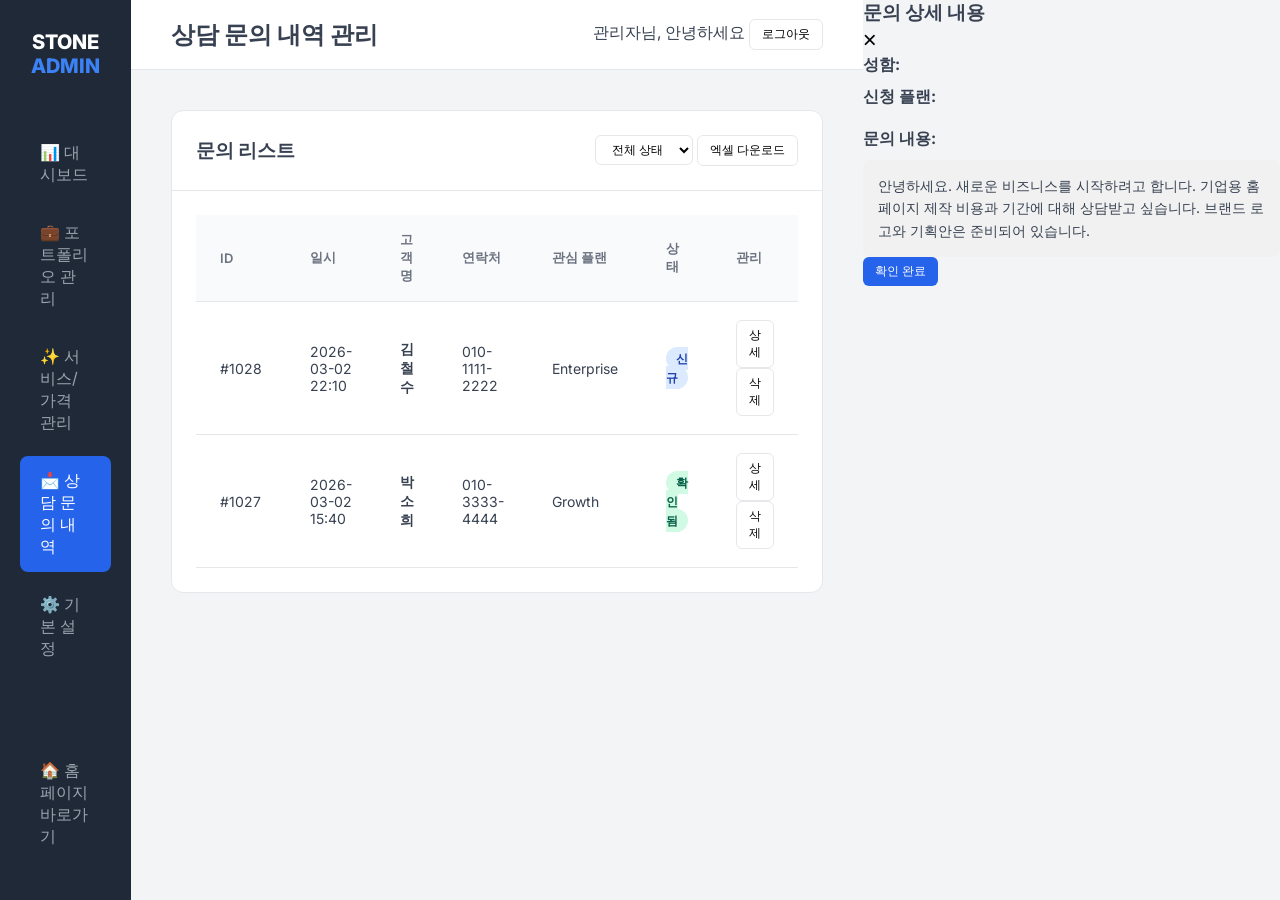
<file: admin-inquiries.html>
<!DOCTYPE html>
<html lang="ko">

<head>
    <meta charset="UTF-8">
    <meta name="viewport" content="width=device-width, initial-scale=1.0">
    <title>상담 문의 내역 | Stone Admin</title>
    <link rel="stylesheet" href="admin.css">
    <link href="https://fonts.googleapis.com/css2?family=Inter:wght@400;600;700;800&display=swap" rel="stylesheet">
</head>

<body>
    <aside class="sidebar">
        <div class="admin-logo">STONE <span>ADMIN</span></div>
        <nav class="nav-menu">
            <a href="admin.html" class="nav-item">📊 대시보드</a>
            <a href="admin-portfolio.html" class="nav-item">💼 포트폴리오 관리</a>
            <a href="admin-services.html" class="nav-item">✨ 서비스/가격 관리</a>
            <a href="admin-inquiries.html" class="nav-item active">📩 상담 문의 내역</a>
            <a href="admin-settings.html" class="nav-item">⚙️ 기본 설정</a>
        </nav>
        <div class="footer-nav">
            <a href="index.html" class="nav-item">🏠 홈페이지 바로가기</a>
        </div>
    </aside>

    <div class="main-wrapper">
        <header class="topbar">
            <h2>상담 문의 내역 관리</h2>
            <div class="user-meta">
                <span>관리자님, 안녕하세요</span>
                <button class="btn-sm" onclick="location.href='admin-login.html'">로그아웃</button>
            </div>
        </header>

        <main class="content-area">
            <div class="data-card">
                <div class="card-header">
                    <h3>문의 리스트</h3>
                    <div class="d-flex gap-10">
                        <select class="btn-sm">
                            <option>전체 상태</option>
                            <option>신규</option>
                            <option>확인됨</option>
                        </select>
                        <button class="btn-sm">엑셀 다운로드</button>
                    </div>
                </div>
                <div style="padding: 24px;">
                    <table class="data-table">
                        <thead>
                            <tr>
                                <th>ID</th>
                                <th>일시</th>
                                <th>고객명</th>
                                <th>연락처</th>
                                <th>관심 플랜</th>
                                <th>상태</th>
                                <th>관리</th>
                            </tr>
                        </thead>
                        <tbody>
                            <tr id="row-1">
                                <td>#1028</td>
                                <td>2026-03-02 22:10</td>
                                <td><b>김철수</b></td>
                                <td>010-1111-2222</td>
                                <td>Enterprise</td>
                                <td><span class="status-badge status-new">신규</span></td>
                                <td>
                                    <button class="btn-sm" onclick="viewDetail('김철수', 'Enterprise')">상세</button>
                                    <button class="btn-sm btn-red" onclick="deleteInq('row-1')">삭제</button>
                                </td>
                            </tr>
                            <tr id="row-2">
                                <td>#1027</td>
                                <td>2026-03-02 15:40</td>
                                <td><b>박소희</b></td>
                                <td>010-3333-4444</td>
                                <td>Growth</td>
                                <td><span class="status-badge status-replied">확인됨</span></td>
                                <td>
                                    <button class="btn-sm" onclick="viewDetail('박소희', 'Growth')">상세</button>
                                    <button class="btn-sm btn-red" onclick="deleteInq('row-2')">삭제</button>
                                </td>
                            </tr>
                        </tbody>
                    </table>
                </div>
            </div>
        </main>
    </div>

    <!-- Detail Modal -->
    <div id="detail-modal" class="modal-overlay">
        <div class="modal-content">
            <div class="modal-header">
                <h3>문의 상세 내용</h3>
                <button onclick="closeModal()"
                    style="border:none; background:none; font-size:24px; cursor:pointer;">&times;</button>
            </div>
            <div class="modal-body">
                <p><b>성함:</b> <span id="det-name"></span></p>
                <p style="margin-top:10px;"><b>신청 플랜:</b> <span id="det-plan"></span></p>
                <p style="margin-top:20px;"><b>문의 내용:</b></p>
                <div
                    style="background:#f1f1f1; padding:15px; border-radius:8px; margin-top:10px; font-size:14px; line-height:1.6;">
                    안녕하세요. 새로운 비즈니스를 시작하려고 합니다. 기업용 홈페이지 제작 비용과 기간에 대해 상담받고 싶습니다. 브랜드 로고와 기획안은 준비되어 있습니다.
                </div>
            </div>
            <div class="modal-footer">
                <button class="btn-sm btn-blue" onclick="closeModal()">확인 완료</button>
            </div>
        </div>
    </div>

    <script>
        function viewDetail(name, plan) {
            document.getElementById('detail-modal').classList.add('active');
            document.getElementById('det-name').innerText = name;
            document.getElementById('det-plan').innerText = plan;
        }
        function closeModal() {
            document.getElementById('detail-modal').classList.remove('active');
        }
        function deleteInq(id) {
            if (confirm('이 문의 내역을 삭제하시겠습니까?')) {
                document.getElementById(id).remove();
            }
        }
    </script>
</body>

</html>
</file>
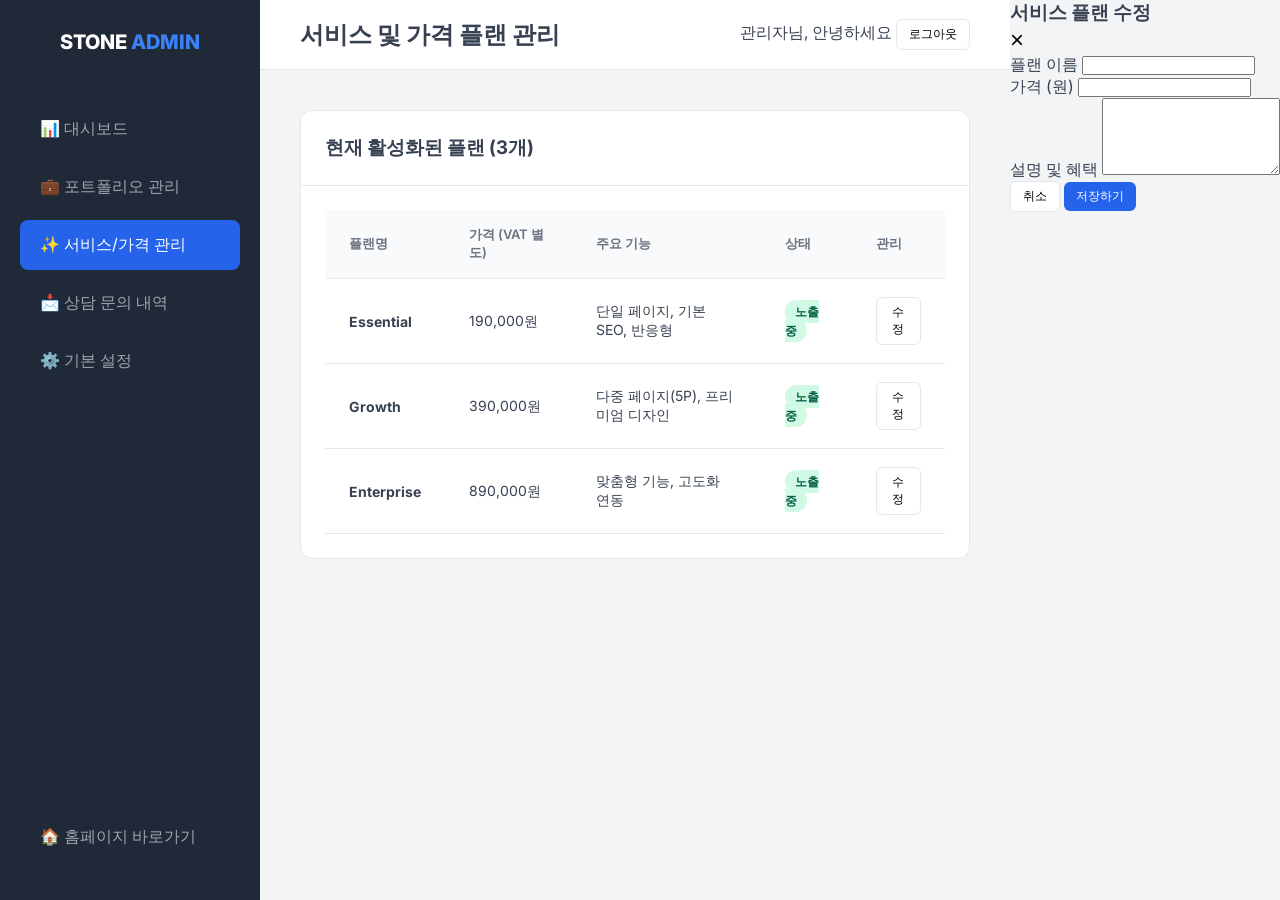
<file: admin-services.html>
<!DOCTYPE html>
<html lang="ko">

<head>
    <meta charset="UTF-8">
    <meta name="viewport" content="width=device-width, initial-scale=1.0">
    <title>서비스/가격 관리 | Stone Admin</title>
    <link rel="stylesheet" href="admin.css">
    <link href="https://fonts.googleapis.com/css2?family=Inter:wght@400;600;700;800&display=swap" rel="stylesheet">
</head>

<body>
    <aside class="sidebar">
        <div class="admin-logo">STONE <span>ADMIN</span></div>
        <nav class="nav-menu">
            <a href="admin.html" class="nav-item">📊 대시보드</a>
            <a href="admin-portfolio.html" class="nav-item">💼 포트폴리오 관리</a>
            <a href="admin-services.html" class="nav-item active">✨ 서비스/가격 관리</a>
            <a href="admin-inquiries.html" class="nav-item">📩 상담 문의 내역</a>
            <a href="admin-settings.html" class="nav-item">⚙️ 기본 설정</a>
        </nav>
        <div class="footer-nav">
            <a href="index.html" class="nav-item">🏠 홈페이지 바로가기</a>
        </div>
    </aside>

    <div class="main-wrapper">
        <header class="topbar">
            <h2>서비스 및 가격 플랜 관리</h2>
            <div class="user-meta">
                <span>관리자님, 안녕하세요</span>
                <button class="btn-sm" onclick="location.href='admin-login.html'">로그아웃</button>
            </div>
        </header>

        <main class="content-area">
            <div class="data-card">
                <div class="card-header">
                    <h3>현재 활성화된 플랜 (3개)</h3>
                </div>
                <div style="padding: 24px;">
                    <table class="data-table">
                        <thead>
                            <tr>
                                <th>플랜명</th>
                                <th>가격 (VAT 별도)</th>
                                <th>주요 기능</th>
                                <th>상태</th>
                                <th>관리</th>
                            </tr>
                        </thead>
                        <tbody>
                            <tr>
                                <td><b>Essential</b></td>
                                <td>190,000원</td>
                                <td>단일 페이지, 기본 SEO, 반응형</td>
                                <td><span class="status-badge status-replied">노출중</span></td>
                                <td><button class="btn-sm" onclick="openEdit('Essential', '190,000')">수정</button></td>
                            </tr>
                            <tr>
                                <td><b>Growth</b></td>
                                <td>390,000원</td>
                                <td>다중 페이지(5P), 프리미엄 디자인</td>
                                <td><span class="status-badge status-replied">노출중</span></td>
                                <td><button class="btn-sm" onclick="openEdit('Growth', '390,000')">수정</button></td>
                            </tr>
                            <tr>
                                <td><b>Enterprise</b></td>
                                <td>890,000원</td>
                                <td>맞춤형 기능, 고도화 연동</td>
                                <td><span class="status-badge status-replied">노출중</span></td>
                                <td><button class="btn-sm" onclick="openEdit('Enterprise', '890,000')">수정</button></td>
                            </tr>
                        </tbody>
                    </table>
                </div>
            </div>
        </main>
    </div>

    <!-- Modal -->
    <div id="service-modal" class="modal-overlay">
        <div class="modal-content">
            <div class="modal-header">
                <h3>서비스 플랜 수정</h3>
                <button onclick="closeModal()"
                    style="border:none; background:none; font-size:24px; cursor:pointer;">&times;</button>
            </div>
            <div class="modal-body">
                <div class="admin-form-group">
                    <label>플랜 이름</label>
                    <input type="text" id="plan-name">
                </div>
                <div class="admin-form-group">
                    <label>가격 (원)</label>
                    <input type="text" id="plan-price">
                </div>
                <div class="admin-form-group">
                    <label>설명 및 혜택</label>
                    <textarea rows="5" id="plan-features"></textarea>
                </div>
            </div>
            <div class="modal-footer">
                <button class="btn-sm" onclick="closeModal()">취소</button>
                <button class="btn-sm btn-blue" onclick="saveData()">저장하기</button>
            </div>
        </div>
    </div>

    <script>
        function openEdit(name, price) {
            document.getElementById('service-modal').classList.add('active');
            document.getElementById('plan-name').value = name;
            document.getElementById('plan-price').value = price;
        }
        function closeModal() {
            document.getElementById('service-modal').classList.remove('active');
        }
        function saveData() {
            alert('서비스 정보가 업데이트되었습니다.');
            closeModal();
        }
    </script>
</body>

</html>
</file>
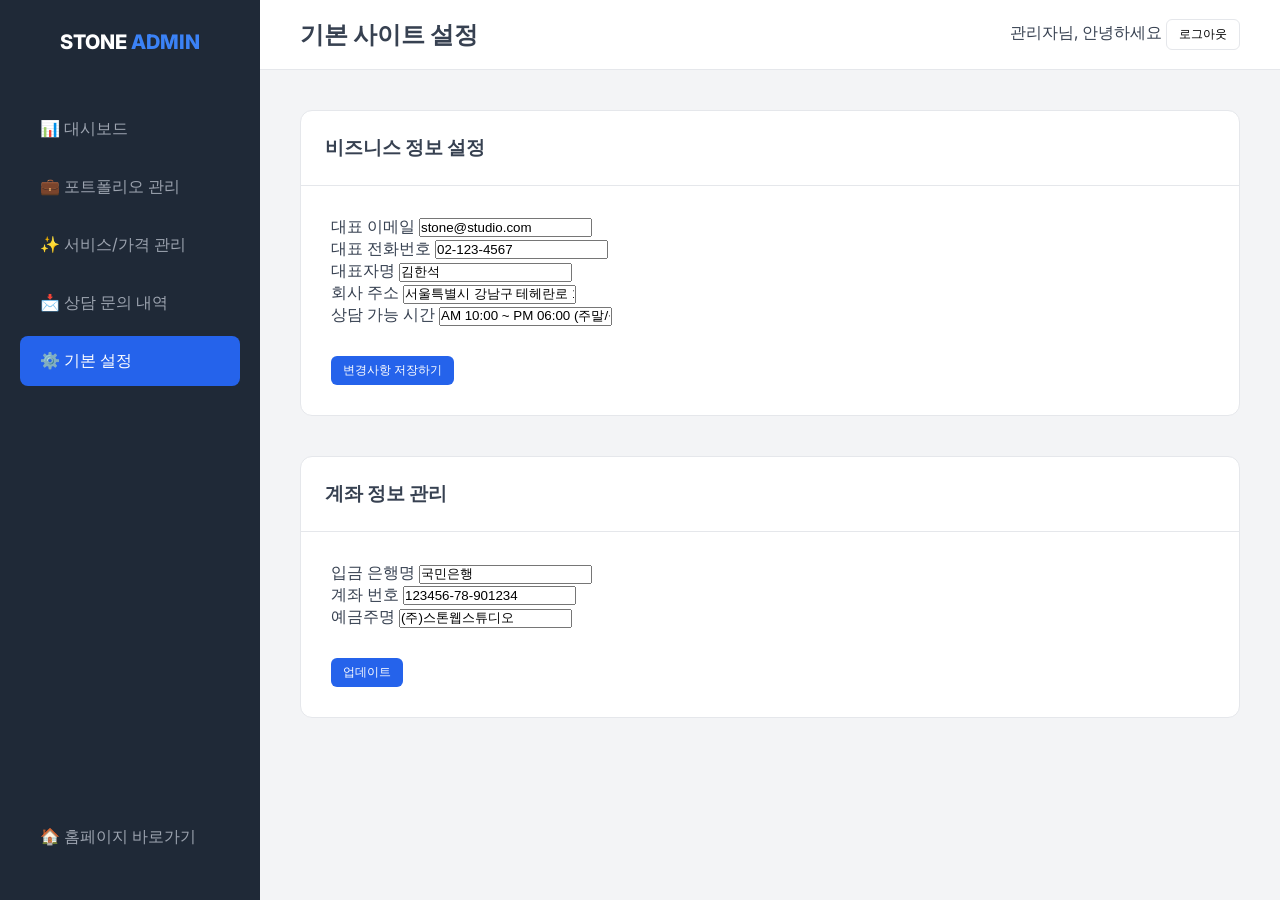
<file: admin-settings.html>
<!DOCTYPE html>
<html lang="ko">

<head>
    <meta charset="UTF-8">
    <meta name="viewport" content="width=device-width, initial-scale=1.0">
    <title>기본 설정 | Stone Admin</title>
    <link rel="stylesheet" href="admin.css">
    <link href="https://fonts.googleapis.com/css2?family=Inter:wght@400;600;700;800&display=swap" rel="stylesheet">
</head>

<body>
    <aside class="sidebar">
        <div class="admin-logo">STONE <span>ADMIN</span></div>
        <nav class="nav-menu">
            <a href="admin.html" class="nav-item">📊 대시보드</a>
            <a href="admin-portfolio.html" class="nav-item">💼 포트폴리오 관리</a>
            <a href="admin-services.html" class="nav-item">✨ 서비스/가격 관리</a>
            <a href="admin-inquiries.html" class="nav-item">📩 상담 문의 내역</a>
            <a href="admin-settings.html" class="nav-item active">⚙️ 기본 설정</a>
        </nav>
        <div class="footer-nav">
            <a href="index.html" class="nav-item">🏠 홈페이지 바로가기</a>
        </div>
    </aside>

    <div class="main-wrapper">
        <header class="topbar">
            <h2>기본 사이트 설정</h2>
            <div class="user-meta">
                <span>관리자님, 안녕하세요</span>
                <button class="btn-sm" onclick="location.href='admin-login.html'">로그아웃</button>
            </div>
        </header>

        <main class="content-area">
            <div class="data-card">
                <div class="card-header">
                    <h3>비즈니스 정보 설정</h3>
                </div>
                <div style="padding: 30px; max-width: 800px;">
                    <div class="admin-form-group">
                        <label>대표 이메일</label>
                        <input type="email" value="stone@studio.com">
                    </div>
                    <div class="admin-form-group">
                        <label>대표 전화번호</label>
                        <input type="text" value="02-123-4567">
                    </div>
                    <div class="admin-form-group">
                        <label>대표자명</label>
                        <input type="text" value="김한석">
                    </div>
                    <div class="admin-form-group">
                        <label>회사 주소</label>
                        <input type="text" value="서울특별시 강남구 테헤란로 123, 10층">
                    </div>
                    <div class="admin-form-group">
                        <label>상담 가능 시간</label>
                        <input type="text" value="AM 10:00 ~ PM 06:00 (주말/공휴일 제외)">
                    </div>
                    <div style="margin-top: 30px;">
                        <button class="btn-sm btn-blue" onclick="alert('설정이 저장되었습니다.')">변경사항 저장하기</button>
                    </div>
                </div>
            </div>

            <div class="data-card">
                <div class="card-header">
                    <h3>계좌 정보 관리</h3>
                </div>
                <div style="padding: 30px; max-width: 800px;">
                    <div class="admin-form-group">
                        <label>입금 은행명</label>
                        <input type="text" value="국민은행">
                    </div>
                    <div class="admin-form-group">
                        <label>계좌 번호</label>
                        <input type="text" value="123456-78-901234">
                    </div>
                    <div class="admin-form-group">
                        <label>예금주명</label>
                        <input type="text" value="(주)스톤웹스튜디오">
                    </div>
                    <div style="margin-top: 30px;">
                        <button class="btn-sm btn-blue" onclick="alert('계좌 정보가 업데이트되었습니다.')">업데이트</button>
                    </div>
                </div>
            </div>
        </main>
    </div>
</body>

</html>
</file>
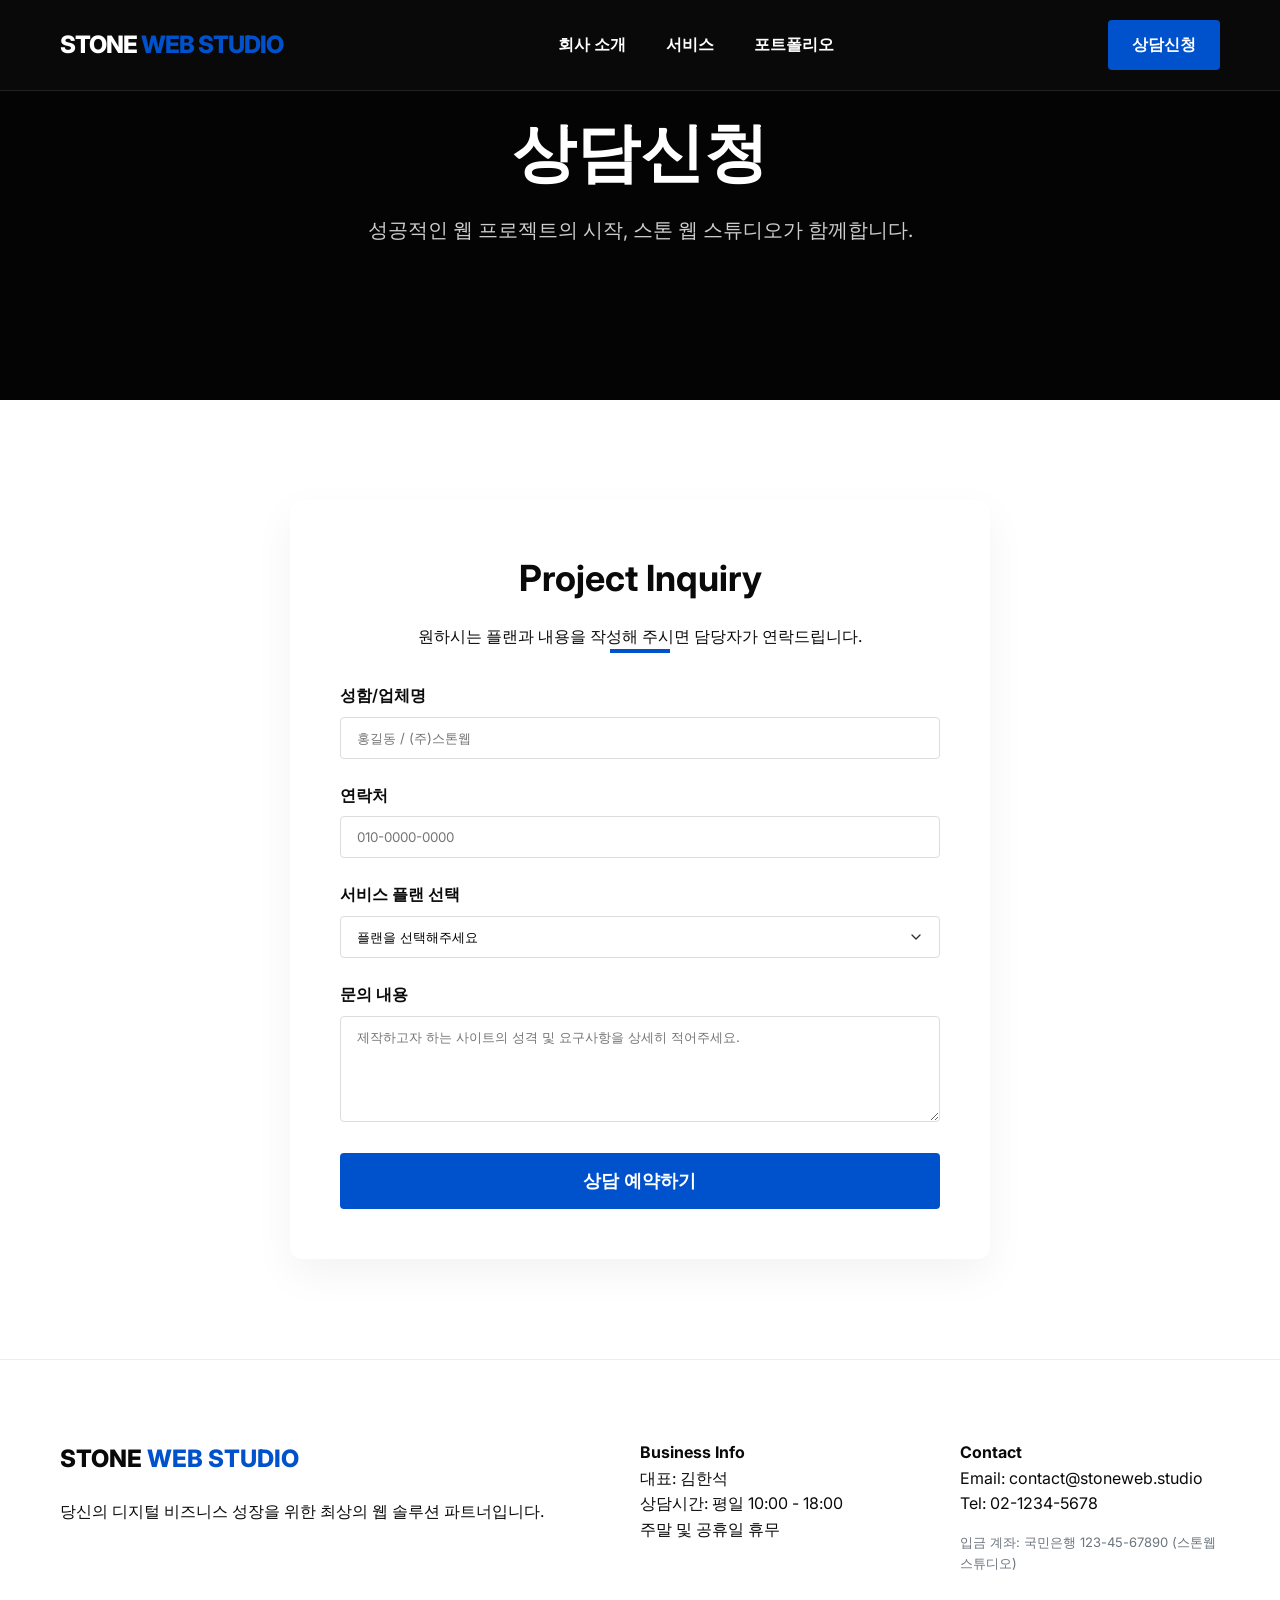
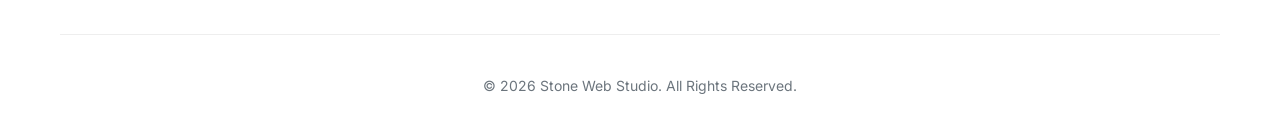
<file: contact.html>
<!DOCTYPE html>
<html lang="ko">

<head>
    <meta charset="UTF-8">
    <meta name="viewport" content="width=device-width, initial-scale=1.0">
    <title>상담신청 | Stone Web Studio</title>
    <link rel="stylesheet" href="index.css">
    <link rel="preconnect" href="https://fonts.googleapis.com">
    <link rel="preconnect" href="https://fonts.gstatic.com" crossorigin>
    <link href="https://fonts.googleapis.com/css2?family=Inter:wght@400;600;700;800&display=swap" rel="stylesheet">
</head>

<body>
    <header>
        <div class="container">
            <nav>
                <div class="logo"><a href="index.html">STONE <span>WEB STUDIO</span></a></div>
                <ul class="nav-links">
                    <li><a href="about.html">회사 소개</a></li>
                    <li><a href="services.html">서비스</a></li>
                    <li><a href="portfolio.html">포트폴리오</a></li>
                </ul>
                <a href="contact.html" class="btn-contact">상담신청</a>
            </nav>
        </div>
    </header>

    <main>
        <section class="hero" style="height: 400px;">
            <div class="slide active"
                style="background-image: url('https://images.unsplash.com/photo-1516321318423-f06f85e504b3?auto=format&fit=crop&w=1600&q=80');">
                <div class="slide-content">
                    <h1>상담신청</h1>
                    <p>성공적인 웹 프로젝트의 시작, 스톤 웹 스튜디오가 함께합니다.</p>
                </div>
            </div>
        </section>

        <section class="container" style="padding: var(--section-padding);">
            <div class="contact-form-container">
                <div class="section-title" style="margin-bottom: 30px;">
                    <h2>Project Inquiry</h2>
                    <p>원하시는 플랜과 내용을 작성해 주시면 담당자가 연락드립니다.</p>
                    <div class="bar"></div>
                </div>
                <form id="contact-form" action="https://formspree.io/f/moqogkwl" method="POST">
                    <div class="form-group">
                        <label>성함/업체명</label>
                        <input type="text" name="name" placeholder="홍길동 / (주)스톤웹" required>
                    </div>
                    <div class="form-group">
                        <label>연락처</label>
                        <input type="text" name="phone" placeholder="010-0000-0000" required>
                    </div>
                    <div class="form-group">
                        <label>서비스 플랜 선택</label>
                        <select id="plan-select" name="plan">
                            <option value="none">플랜을 선택해주세요</option>
                            <option value="essential">Essential - 19만원</option>
                            <option value="growth">Growth - 39만원</option>
                            <option value="enterprise">Enterprise - 89만원</option>
                            <option value="custom">주문제작/기타</option>
                        </select>
                    </div>
                    <div class="form-group">
                        <label>문의 내용</label>
                        <textarea name="message" rows="5" placeholder="제작하고자 하는 사이트의 성격 및 요구사항을 상세히 적어주세요."
                            required></textarea>
                    </div>
                    <button type="submit" class="btn-submit">상담 예약하기</button>
                </form>
            </div>
        </section>
    </main>

    <script>
        // URL 파라미터에서 선택된 플랜을 가져와 처리
        window.addEventListener('load', () => {
            const urlParams = new URLSearchParams(window.location.search);
            const plan = urlParams.get('plan');
            if (plan) {
                const select = document.getElementById('plan-select');
                select.value = plan;
            }
        });

        // 상담 신청 폼 제출 처리
        const contactForm = document.getElementById('contact-form');
        if (contactForm) {
            contactForm.addEventListener('submit', async function (e) {
                e.preventDefault();
                const submitBtn = this.querySelector('.btn-submit');
                const originalBtnText = submitBtn.innerText;

                // 폼 데이터 가져오기
                const name = this.name.value;
                const phone = this.phone.value;
                const plan = this.plan.value;
                const message = this.message.value;

                // 상태 표시
                submitBtn.disabled = true;
                submitBtn.innerText = '전송 중...';

                const formData = new FormData(this);

                try {
                    // API 실전송 시도 (Formspree)
                    const response = await fetch(this.action, {
                        method: 'POST',
                        body: formData,
                        headers: {
                            'Accept': 'application/json'
                        }
                    });

                    if (response.ok) {
                        alert('상담 예약 신청이 성공적으로 완료되었습니다! 담당자가 최대한 빠르게 연락드리겠습니다.');
                        this.reset();
                    } else {
                        throw new Error('전송 실패');
                    }
                } catch (error) {
                    console.error('Error:', error);

                    // 전송 실패 시 mailto 폴백 (직접 메일 전송)
                    const confirmMail = confirm('자동 전송용 세팅이 완료되지 않았습니다. 기본 이메일 프로그램(Outlook, Mail 등)을 통해 내용을 직접 전송하시겠습니까?');
                    if (confirmMail) {
                        const subject = encodeURIComponent(`[상담신청] ${name}님께서 문의를 남기셨습니다.`);
                        const body = encodeURIComponent(
                            `이름/업체명: ${name}\n` +
                            `연락처: ${phone}\n` +
                            `선택플랜: ${plan}\n` +
                            `문의내용: ${message}`
                        );
                        window.location.href = `mailto:ehwkrl76@naver.com?subject=${subject}&body=${body}`;
                        alert('이메일 프로그램이 열립니다. 전송 버튼을 눌러주세요!');
                        this.reset();
                    }
                } finally {
                    submitBtn.disabled = false;
                    submitBtn.innerText = originalBtnText;
                }
            });
        }
    </script>

    <footer>
        <div class="container">
            <div class="footer-content">
                <div>
                    <div class="footer-logo">STONE <span>WEB STUDIO</span></div>
                    <p>당신의 디지털 비즈니스 성장을 위한 최상의 웹 솔루션 파트너입니다.</p>
                </div>
                <div>
                    <h4>Business Info</h4>
                    <p>대표: 김한석</p>
                    <p>상담시간: 평일 10:00 - 18:00</p>
                    <p>주말 및 공휴일 휴무</p>
                </div>
                <div>
                    <h4>Contact</h4>
                    <p>Email: contact@stoneweb.studio</p>
                    <p>Tel: 02-1234-5678</p>
                    <div style="margin-top: 15px; font-size: 13px; color: var(--gray-text);">
                        <p>입금 계좌: 국민은행 123-45-67890 (스톤웹스튜디오)</p>
                    </div>
                </div>
            </div>
            <div class="footer-bottom">
                <p>&copy; 2026 Stone Web Studio. All Rights Reserved.</p>
            </div>
        </div>
    </footer>
</body>

</html>
</file>
<file: admin.css>
/* Admin Panel Custom Styles */
:root {
    --admin-bg: #F3F4F6;
    --admin-sidebar: #1F2937;
    --admin-blue: #2563EB;
    --admin-blue-hover: #1D4ED8;
    --admin-text-main: #374151;
    --admin-text-sub: #6B7280;
    --admin-border: #E5E7EB;
    --admin-white: #FFFFFF;
}

* {
    margin: 0;
    padding: 0;
    box-sizing: border-box;
}

body {
    font-family: 'Inter', sans-serif;
    background-color: var(--admin-bg);
    color: var(--admin-text-main);
    display: flex;
    min-height: 100vh;
}

/* Sidebar */
.sidebar {
    width: 260px;
    background-color: var(--admin-sidebar);
    color: var(--admin-white);
    padding: 30px 20px;
    display: flex;
    flex-direction: column;
}

.admin-logo {
    font-size: 20px;
    font-weight: 800;
    margin-bottom: 50px;
    text-align: center;
}

.admin-logo span {
    color: #3B82F6;
}

.nav-menu {
    flex: 1;
}

.nav-item {
    padding: 14px 20px;
    margin-bottom: 8px;
    border-radius: 8px;
    display: flex;
    align-items: center;
    gap: 12px;
    color: #9CA3AF;
    transition: all 0.2s;
    cursor: pointer;
    text-decoration: none;
}

.nav-item:hover,
.nav-item.active {
    background-color: #374151;
    color: var(--admin-white);
}

.nav-item.active {
    background-color: var(--admin-blue);
}

/* Main Content */
.main-wrapper {
    flex: 1;
    display: flex;
    flex-direction: column;
}

.topbar {
    height: 70px;
    background-color: var(--admin-white);
    border-bottom: 1px solid var(--admin-border);
    padding: 0 40px;
    display: flex;
    align-items: center;
    justify-content: space-between;
}

.content-area {
    padding: 40px;
    max-width: 1400px;
    margin: 0 auto;
    width: 100%;
}

.dashboard-header {
    margin-bottom: 30px;
    display: flex;
    justify-content: space-between;
    align-items: flex-end;
}

.dashboard-stats {
    display: grid;
    grid-template-columns: repeat(4, 1fr);
    gap: 24px;
    margin-bottom: 40px;
}

.stat-card {
    background: var(--admin-white);
    padding: 24px;
    border-radius: 12px;
    border: 1px solid var(--admin-border);
    box-shadow: 0 4px 6px -1px rgba(0, 0, 0, 0.05);
}

.stat-label {
    font-size: 14px;
    color: var(--admin-text-sub);
    margin-bottom: 8px;
}

.stat-value {
    font-size: 28px;
    font-weight: 700;
}

.stat-change {
    font-size: 13px;
    margin-top: 8px;
}

.change-up {
    color: #10B981;
}

.change-down {
    color: #EF4444;
}

/* Inquiries Table */
.data-card {
    background: var(--admin-white);
    border-radius: 12px;
    border: 1px solid var(--admin-border);
    overflow: hidden;
    margin-bottom: 40px;
}

.card-header {
    padding: 24px;
    border-bottom: 1px solid var(--admin-border);
    display: flex;
    justify-content: space-between;
    align-items: center;
}

.data-table {
    width: 100%;
    border-collapse: collapse;
}

.data-table th {
    background-color: #F9FAFB;
    padding: 16px 24px;
    text-align: left;
    font-size: 13px;
    font-weight: 600;
    color: var(--admin-text-sub);
    border-bottom: 1px solid var(--admin-border);
}

.data-table td {
    padding: 18px 24px;
    border-bottom: 1px solid var(--admin-border);
    font-size: 14px;
}

.status-badge {
    padding: 4px 10px;
    border-radius: 20px;
    font-size: 12px;
    font-weight: 600;
}

.status-new {
    background-color: #DBEAFE;
    color: #1E40AF;
}

.status-replied {
    background-color: #D1FAE5;
    color: #065F46;
}

.btn-sm {
    padding: 6px 12px;
    border-radius: 6px;
    border: 1px solid var(--admin-border);
    background: white;
    font-size: 12px;
    cursor: pointer;
}

.btn-blue {
    background-color: var(--admin-blue);
    color: white;
    border: none;
}
</file>
<file: index.css>
:root {
    /* Color Palette */
    --primary-black: #0A0A0A;
    --primary-blue: #0052CC;
    --accent-blue: #0066FF;
    --pure-white: #FFFFFF;
    --off-white: #F8F9FA;
    --gray-text: #6C757D;

    /* Typography */
    --font-main: 'Inter', -apple-system, BlinkMacSystemFont, "Segoe UI", Roboto, Helvetica, Arial, sans-serif;

    /* Spacing */
    --section-padding: 100px 0;
    --container-width: 1200px;

    /* Transitions */
    --transition-smooth: all 0.3s cubic-bezier(0.4, 0, 0.2, 1);
}

* {
    margin: 0;
    padding: 0;
    box-sizing: border-box;
}

body {
    font-family: var(--font-main);
    background-color: var(--pure-white);
    color: var(--primary-black);
    line-height: 1.6;
    overflow-x: hidden;
}

a {
    text-decoration: none;
    color: inherit;
    transition: var(--transition-smooth);
}

li {
    list-style: none;
}

.container {
    max-width: var(--container-width);
    margin: 0 auto;
    padding: 0 20px;
}

/* Header & Navigation */
header {
    background-color: rgba(10, 10, 10, 0.95);
    backdrop-filter: blur(10px);
    color: var(--pure-white);
    padding: 20px 0;
    position: fixed;
    width: 100%;
    top: 0;
    z-index: 1000;
    border-bottom: 1px solid rgba(255, 255, 255, 0.1);
}

nav {
    display: flex;
    justify-content: space-between;
    align-items: center;
}

.logo {
    font-size: 24px;
    font-weight: 800;
    letter-spacing: -1px;
}

.logo span {
    color: var(--primary-blue);
}

.nav-links {
    display: flex;
    gap: 40px;
    font-weight: 700;
}

.nav-links a:hover {
    color: var(--primary-blue);
}

.btn-contact {
    background-color: var(--primary-blue);
    color: var(--pure-white);
    padding: 12px 24px;
    border-radius: 4px;
    font-weight: 600;
}

.btn-contact:hover {
    background-color: var(--accent-blue);
    transform: translateY(-2px);
}

/* Hero & Slider Section */
.hero {
    padding: 0;
    height: 800px;
    background-color: var(--primary-black);
    position: relative;
    overflow: hidden;
}

.slider-container {
    width: 100%;
    height: 100%;
    position: relative;
}

.slide {
    position: absolute;
    top: 0;
    left: 0;
    width: 100%;
    height: 100%;
    opacity: 0;
    transition: opacity 1s ease-in-out;
    display: flex;
    align-items: center;
    justify-content: center;
    text-align: center;
    background-size: cover;
    background-position: center;
}

.slide.active {
    opacity: 1;
}

.slide::before {
    content: '';
    position: absolute;
    top: 0;
    left: 0;
    width: 100%;
    height: 100%;
    background: rgba(0, 0, 0, 0.6);
}

.slide-content {
    position: relative;
    z-index: 10;
    color: var(--pure-white);
    max-width: 900px;
    padding: 0 20px;
}

.slide h1 {
    font-size: clamp(36px, 6vw, 64px);
    font-weight: 800;
    line-height: 1.2;
    margin-bottom: 24px;
}

.slide h1 span {
    color: var(--accent-blue);
}

.slide p {
    font-size: 20px;
    color: rgba(255, 255, 255, 0.8);
    margin-bottom: 40px;
}

/* Slider Controls */
.slider-dots {
    position: absolute;
    bottom: 30px;
    left: 50%;
    transform: translateX(-50%);
    display: flex;
    gap: 12px;
    z-index: 20;
}

.dot {
    width: 12px;
    height: 12px;
    border-radius: 50%;
    background: rgba(255, 255, 255, 0.3);
    cursor: pointer;
    transition: var(--transition-smooth);
}

.dot.active {
    background: var(--primary-blue);
    width: 30px;
    border-radius: 10px;
}

.hero-btns {
    display: flex;
    justify-content: center;
    gap: 20px;
}

.btn-primary {
    background-color: var(--primary-blue);
    color: var(--pure-white);
    padding: 16px 32px;
    border-radius: 4px;
    font-weight: 700;
    font-size: 18px;
}

.btn-secondary {
    border: 1px solid var(--pure-white);
    color: var(--pure-white);
    padding: 16px 32px;
    border-radius: 4px;
    font-weight: 700;
    font-size: 18px;
}

.btn-primary:hover,
.btn-secondary:hover {
    transform: scale(1.05);
}

/* Services */
.services {
    padding: var(--section-padding);
    background-color: #001A40;
    /* Professional Deep Navy */
    color: var(--pure-white);
}

.services .section-title h2 {
    color: var(--pure-white);
}

.services .section-title p {
    color: #A0AEC0;
}

.section-title {
    text-align: center;
    margin-bottom: 60px;
}

.section-title h2 {
    font-size: 36px;
    margin-bottom: 16px;
}

.section-title .bar {
    width: 60px;
    height: 4px;
    background-color: var(--primary-blue);
    margin: 0 auto;
}

.services-grid {
    display: grid;
    grid-template-columns: repeat(auto-fit, minmax(300px, 1fr));
    gap: 30px;
}

.service-card {
    background: var(--pure-white);
    padding: 38px;
    /* 보더 2px 추가에 따른 패딩 보정 (원래 40px) */
    border-radius: 12px;
    box-shadow: 0 20px 40px rgba(0, 0, 0, 0.2);
    transition: var(--transition-smooth);
    border: 2px solid transparent;
}

.service-card:hover {
    transform: translateY(-10px);
    box-shadow: 0 20px 40px rgba(0, 82, 204, 0.1);
    border-color: var(--primary-blue);
}

.service-card h3 {
    margin-bottom: 16px;
    color: var(--primary-black);
}

.service-card p {
    color: var(--gray-text);
}

.service-card i {
    font-size: 40px;
    color: var(--primary-blue);
    margin-bottom: 24px;
    display: block;
}

.service-card h3 {
    margin-bottom: 16px;
    color: var(--primary-black);
}

.service-card p {
    color: var(--gray-text);
}

/* Portfolio */
.portfolio {
    padding: var(--section-padding);
    background-color: var(--pure-white);
}

.portfolio-grid {
    display: grid;
    grid-template-columns: repeat(auto-fit, minmax(350px, 1fr));
    gap: 30px;
}

.portfolio-item {
    position: relative;
    border-radius: 12px;
    overflow: hidden;
    aspect-ratio: 16/10;
    box-shadow: 0 10px 30px rgba(0, 0, 0, 0.1);
}

.portfolio-item img {
    width: 100%;
    height: 100%;
    object-fit: cover;
    transition: var(--transition-smooth);
}

.portfolio-overlay {
    position: absolute;
    top: 0;
    left: 0;
    width: 100%;
    height: 100%;
    background: linear-gradient(to top, rgba(0, 82, 204, 0.9), transparent);
    display: flex;
    flex-direction: column;
    justify-content: flex-end;
    padding: 30px;
    opacity: 0;
    transition: var(--transition-smooth);
    color: var(--pure-white);
}

.portfolio-item:hover .portfolio-overlay {
    opacity: 1;
}

.portfolio-item:hover img {
    transform: scale(1.1);
}

/* Contact Section */
.contact {
    padding: var(--section-padding);
    background-color: var(--off-white);
}

.contact-container {
    max-width: 800px;
    margin: 0 auto;
    background: var(--pure-white);
    padding: 50px;
    border-radius: 12px;
    box-shadow: 0 15px 40px rgba(0, 0, 0, 0.05);
}

.form-group {
    margin-bottom: 24px;
}

.form-group label {
    display: block;
    margin-bottom: 8px;
    font-weight: 600;
}

.form-group input,
.form-group textarea {
    width: 100%;
    padding: 12px 16px;
    border: 1px solid #DDD;
    border-radius: 4px;
    font-family: inherit;
}

.btn-submit {
    width: 100%;
    background-color: var(--primary-blue);
    color: var(--pure-white);
    padding: 16px;
    border: none;
    border-radius: 4px;
    font-size: 18px;
    font-weight: 700;
    cursor: pointer;
    transition: var(--transition-smooth);
}

.btn-submit:hover {
    background-color: var(--accent-blue);
    transform: translateY(-2px);
}

/* Pricing Table */
.pricing {
    padding: var(--section-padding);
    background-color: var(--off-white);
}

.pricing-grid {
    display: grid;
    grid-template-columns: repeat(auto-fit, minmax(300px, 1fr));
    gap: 30px;
    margin-top: 50px;
}

.pricing-card {
    background: var(--pure-white);
    padding: 48px 38px;
    border-radius: 12px;
    text-align: center;
    transition: var(--transition-smooth);
    border: 2px solid #EEE;
    position: relative;
    display: flex;
    flex-direction: column;
}

.pricing-card.popular {
    transform: scale(1.05);
    z-index: 10;
    box-shadow: 0 15px 30px rgba(0, 82, 204, 0.1);
}

.pricing-card.popular::after {
    content: 'RECOMMENDED';
    position: absolute;
    top: 20px;
    right: 20px;
    background: var(--primary-blue);
    color: var(--pure-white);
    font-size: 10px;
    padding: 4px 10px;
    border-radius: 20px;
    font-weight: 700;
}

.pricing-card:hover {
    box-shadow: 0 20px 40px rgba(0, 0, 0, 0.1);
    border-color: var(--primary-blue);
}

.pricing-header h3 {
    font-size: 24px;
    margin-bottom: 20px;
    color: var(--primary-black);
}

.price {
    font-size: 48px;
    font-weight: 800;
    color: var(--primary-blue);
    margin-bottom: 10px;
}

.price span {
    font-size: 18px;
    color: var(--gray-text);
    font-weight: 400;
}

.pricing-features {
    margin: 30px 0;
    text-align: left;
    flex-grow: 1;
}

.pricing-features li {
    margin-bottom: 15px;
    color: var(--gray-text);
    display: flex;
    align-items: center;
    gap: 10px;
    font-size: 15px;
}

.pricing-features li::before {
    content: '✓';
    color: var(--primary-blue);
    font-weight: 900;
}

.btn-pricing {
    display: block;
    width: 100%;
    padding: 15px;
    border-radius: 4px;
    background: var(--primary-black);
    color: var(--pure-white);
    font-weight: 700;
    text-align: center;
}

.pricing-card.popular .btn-pricing {
    background: var(--primary-blue);
}

.btn-pricing:hover {
    opacity: 0.9;
    transform: translateY(-2px);
}

/* Form Styles for Contact Page Additions */
.contact-form-container {
    max-width: 700px;
    margin: 0 auto;
    background: var(--pure-white);
    padding: 50px;
    border-radius: 12px;
    box-shadow: 0 15px 40px rgba(0, 0, 0, 0.05);
}

#plan-select {
    width: 100%;
    padding: 12px 16px;
    border: 1px solid #DDD;
    border-radius: 4px;
    font-family: inherit;
    appearance: none;
    background: url("data:image/svg+xml,%3Csvg xmlns='http://www.w3.org/2000/svg' width='24' height='24' viewBox='0 0 24 24' fill='none' stroke='%23333' stroke-width='2' stroke-linecap='round' stroke-linejoin='round'%3E%3Cpolyline points='6 9 12 15 18 9'%3E%3C/polyline%3E%3C/svg%3E") no-repeat right 15px center;
    background-size: 16px;
    cursor: pointer;
}

#plan-select:focus {
    outline: none;
    border-color: var(--primary-blue);
}

/* Why Choose Us Section */
.why-choose-us {
    padding: var(--section-padding);
    background-color: var(--pure-white);
}

.why-grid {
    display: flex;
    align-items: center;
    gap: 60px;
    flex-wrap: wrap;
}

.why-slider-container {
    flex: 1.2;
    position: relative;
    height: 480px;
    border-radius: 20px;
    overflow: hidden;
    box-shadow: 0 20px 50px rgba(0, 0, 0, 0.1);
}

.why-slider {
    width: 100%;
    height: 100%;
    position: relative;
}

.why-slide {
    position: absolute;
    top: 0;
    left: 0;
    width: 100%;
    height: 100%;
    opacity: 0;
    transition: opacity 1s ease-in-out;
}

.why-slide.active {
    opacity: 1;
}

.why-slide img {
    width: 100%;
    height: 100%;
    object-fit: cover;
}

.why-text {
    flex: 1;
    min-width: 400px;
}

.why-text h2 {
    font-size: 36px;
    margin-bottom: 24px;
    line-height: 1.3;
}

.why-features {
    margin-top: 30px;
}

.why-item {
    margin-bottom: 30px;
    display: flex;
    gap: 20px;
}

.why-icon {
    width: 60px;
    height: 60px;
    background: var(--off-white);
    border-radius: 12px;
    display: flex;
    align-items: center;
    justify-content: center;
    font-size: 24px;
    color: var(--primary-blue);
    flex-shrink: 0;
}

.why-info h4 {
    font-size: 18px;
    margin-bottom: 8px;
}

.why-info p {
    color: var(--gray-text);
    font-size: 15px;
}

/* Call to Value Section (formerly Contact Us) */
.call-to-value {
    padding: 120px 0;
    background-color: var(--primary-black);
    color: var(--pure-white);
    position: relative;
    overflow: hidden;
}

.value-container {
    display: flex;
    align-items: center;
    gap: 80px;
    position: relative;
    z-index: 10;
}

.value-image {
    flex: 1.2;
}

.value-image img {
    width: 100%;
    border-radius: 20px;
    opacity: 0.8;
}

.value-content {
    flex: 1;
}

.value-content h2 {
    font-size: clamp(32px, 5vw, 48px);
    font-weight: 800;
    line-height: 1.2;
    margin-bottom: 30px;
}

.value-content h2 span {
    color: var(--accent-blue);
}

.value-content p {
    font-size: 18px;
    color: var(--gray-text);
    margin-bottom: 40px;
}

/* Responsive fixes */
@media (max-width: 991px) {
    .value-container {
        flex-direction: column;
        text-align: center;
    }
}

/* Footer */
footer {
    background-color: var(--pure-white);
    color: var(--primary-black);
    padding: 80px 0 40px;
    border-top: 1px solid #EEE;
}

.footer-content {
    display: grid;
    grid-template-columns: 2fr 1fr 1fr;
    gap: 60px;
    margin-bottom: 60px;
}

.footer-logo {
    font-size: 24px;
    font-weight: 800;
    margin-bottom: 20px;
    color: var(--primary-black);
}

.footer-logo span {
    color: var(--primary-blue);
}

.footer-bottom {
    border-top: 1px solid #EEE;
    padding-top: 40px;
    text-align: center;
    color: var(--gray-text);
    font-size: 14px;
}
</file>
